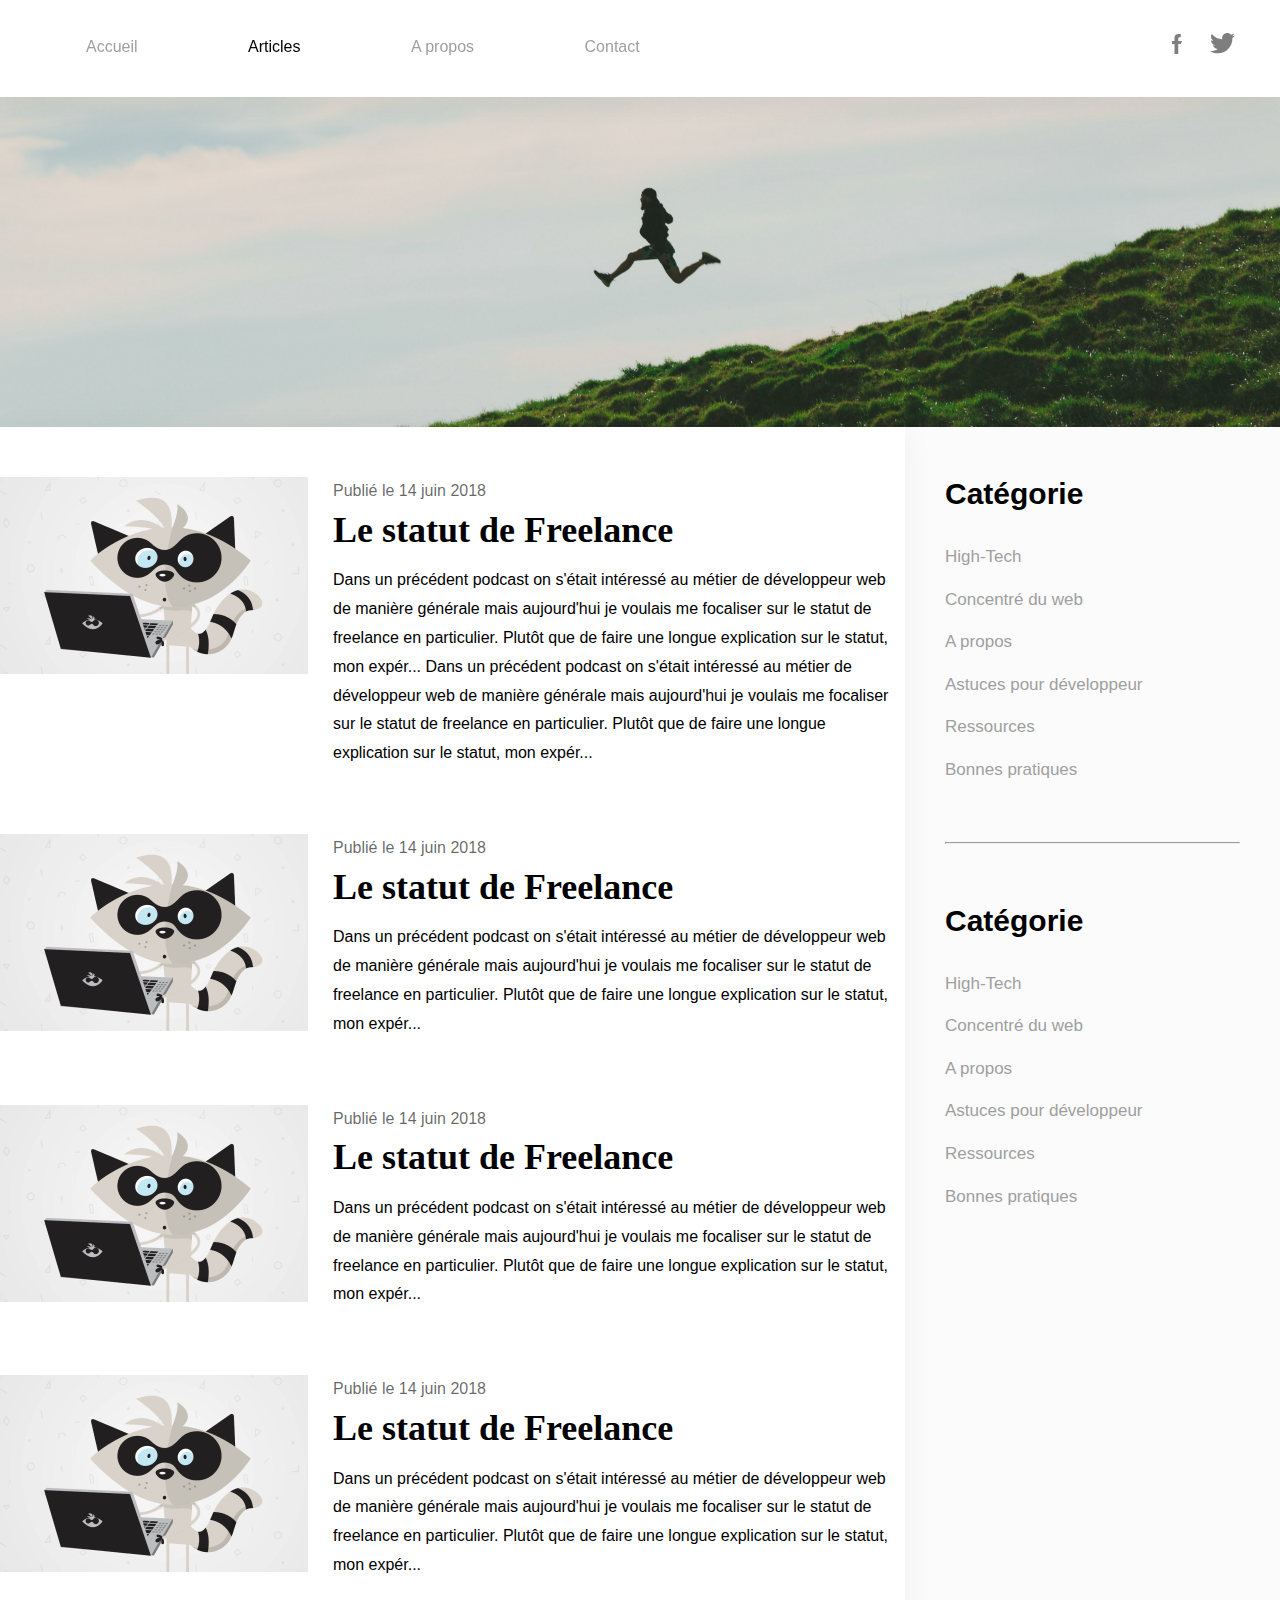
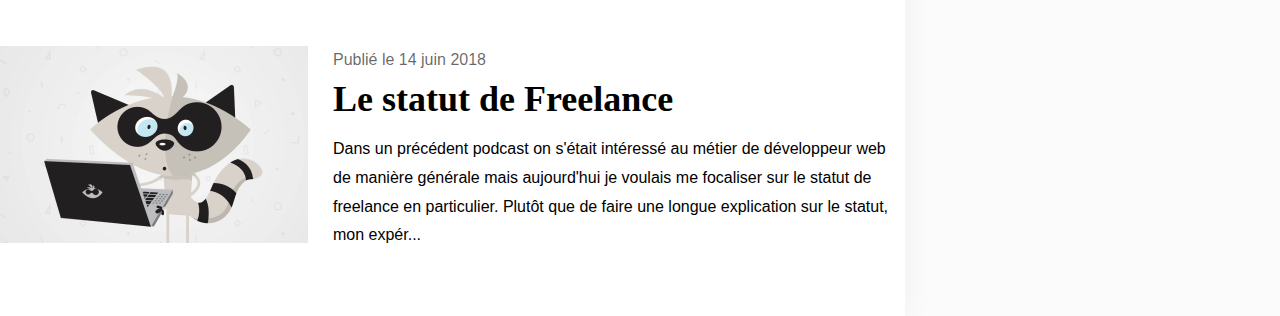
<file: index.html>
<!DOCTYPE html>
<html lang="fr">
<head>
    <meta charset="UTF-8">
    <meta name="viewport" content="width=device-width, initial-scale=1.0">
    <title>Blog de Alexis</title>
    <link rel="stylesheet" href="style.css">
</head>
<body>
    <header class="topbar">
        <nav>
            <a href="accueil.html">Accueil</a>
            <a href="articles.html" class="active">Articles</a>
            <a href="a-propos.html">A propos</a>
            <a href="contact.html">Contact</a>
        </nav>
        <div class="social">
            <a href="#" title="Facebook"><img src="img/Shape.svg" alt="Facebook"></a>
            <a href="#" title="Twitter"><img src="img/twitter.svg" alt="Twitter"></a>
        </div>
    </header>
    <div class="banner">
    </div>
    <div class="body">
        <main class="main">
            <div class="container">
                <div class="article">
                    <a href="article.html" class="article-img"><img src="img/img.png" alt="Article"></a>
                    <div class="article-date">Publié le 14 juin 2018</div>
                    <h2 class="article-title"><a href="article.html">Le statut de Freelance</a></h2>
                    <p>Dans un précédent podcast on s'était intéressé au métier de développeur web de manière générale mais aujourd'hui je voulais me focaliser sur le statut de freelance en particulier. Plutôt que de faire une longue explication sur le statut, mon expér...
                        Dans un précédent podcast on s'était intéressé au métier de développeur web de manière générale mais aujourd'hui je voulais me focaliser sur le statut de freelance en particulier. Plutôt que de faire une longue explication sur le statut, mon expér...
                    </p>
                </div>
                <div class="article">
                    <a href="article.html" class="article-img"><img src="img/img.png" alt="Article"></a>
                    <div class="article-date">Publié le 14 juin 2018</div>
                    <h2 class="article-title"><a href="article.html">Le statut de Freelance</a></h2>
                    <p>Dans un précédent podcast on s'était intéressé au métier de développeur web de manière générale mais aujourd'hui je voulais me focaliser sur le statut de freelance en particulier. Plutôt que de faire une longue explication sur le statut, mon expér...</p>
                </div>
                <div class="article">
                    <a href="article.html" class="article-img"><img src="img/img.png" alt="Article"></a>
                    <div class="article-date">Publié le 14 juin 2018</div>
                    <h2 class="article-title"><a href="article.html">Le statut de Freelance</a></h2>
                    <p>Dans un précédent podcast on s'était intéressé au métier de développeur web de manière générale mais aujourd'hui je voulais me focaliser sur le statut de freelance en particulier. Plutôt que de faire une longue explication sur le statut, mon expér...</p>
                </div>
                <div class="article">
                    <a href="article.html" class="article-img"><img src="img/img.png" alt="Article"></a>
                    <div class="article-date">Publié le 14 juin 2018</div>
                    <h2 class="article-title"><a href="article.html">Le statut de Freelance</a></h2>
                    <p>Dans un précédent podcast on s'était intéressé au métier de développeur web de manière générale mais aujourd'hui je voulais me focaliser sur le statut de freelance en particulier. Plutôt que de faire une longue explication sur le statut, mon expér...</p>
                </div>
                <div class="article">
                    <a href="article.html" class="article-img"><img src="img/img.png" alt="Article"></a>
                    <div class="article-date">Publié le 14 juin 2018</div>
                    <h2 class="article-title"><a href="article.html">Le statut de Freelance</a></h2>
                    <p>Dans un précédent podcast on s'était intéressé au métier de développeur web de manière générale mais aujourd'hui je voulais me focaliser sur le statut de freelance en particulier. Plutôt que de faire une longue explication sur le statut, mon expér...</p>
                </div>
            </div>
        </main>
        <aside class="sidebar">
            <h4 class="sidebar-title">Catégorie</h4>
            <ul>
                <li><a href="#">High-Tech</a></li>
                <li><a href="#">Concentré du web</a></li>
                <li><a href="#">A propos</a></li>
                <li><a href="#">Astuces pour développeur</a></li>
                <li><a href="#">Ressources</a></li>
                <li><a href="#">Bonnes pratiques</a></li>
            </ul>
            <hr>
            <h4 class="sidebar-title">Catégorie</h4>
            <ul>
                <li><a href="#">High-Tech</a></li>
                <li><a href="#">Concentré du web</a></li>
                <li><a href="#">A propos</a></li>
                <li><a href="#">Astuces pour développeur</a></li>
                <li><a href="#">Ressources</a></li>
                <li><a href="#">Bonnes pratiques</a></li>
            </ul>
        </aside>
    </div>
</body>
</html>
</file>
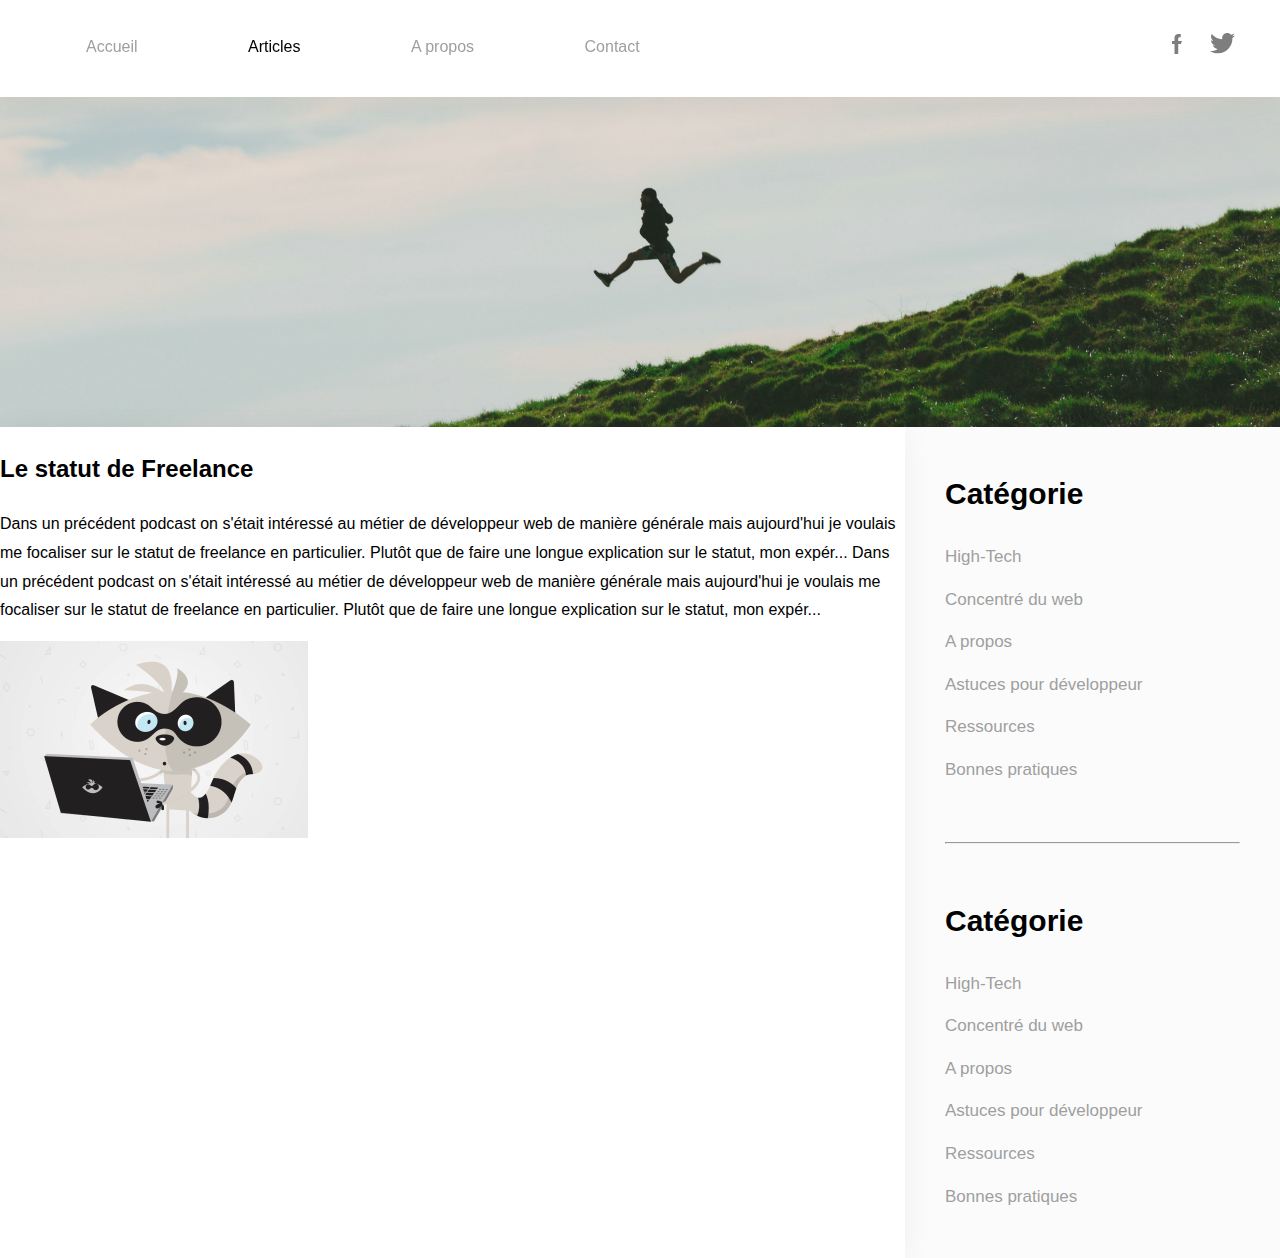
<file: article.html>
<!DOCTYPE html>
<html lang="fr">
<head>
    <meta charset="UTF-8">
    <meta name="viewport" content="width=device-width, initial-scale=1.0">
    <title>Blog de Alexis</title>
    <link rel="stylesheet" href="style.css">
</head>
<body>
    <header class="topbar">
        <nav>
            <a href="accueil.html">Accueil</a>
            <a href="articles.html" class="active">Articles</a>
            <a href="a-propos.html">A propos</a>
            <a href="contact.html">Contact</a>
        </nav>
        <div class="social">
            <a href="#" title="Facebook"><img src="img/Shape.svg" alt="Facebook"></a>
            <a href="#" title="Twitter"><img src="img/twitter.svg" alt="Twitter"></a>
        </div>
    </header>
    <div class="banner">
    </div>
    <div class="body">
        <main class="main">
            <div class="container">
                    <h2>Le statut de Freelance</h2>
                    <p>Dans un précédent podcast on s'était intéressé au métier de développeur web de manière générale mais aujourd'hui je voulais me focaliser sur le statut de freelance en particulier. Plutôt que de faire une longue explication sur le statut, mon expér...
                        Dans un précédent podcast on s'était intéressé au métier de développeur web de manière générale mais aujourd'hui je voulais me focaliser sur le statut de freelance en particulier. Plutôt que de faire une longue explication sur le statut, mon expér...
                    </p>
                    <div class="img-test">
                        <img src="img/img.png" alt="">
                    </div>
            </div>
            
        </main>
        <aside class="sidebar">
            <h4 class="sidebar-title">Catégorie</h4>
            <ul>
                <li><a href="#">High-Tech</a></li>
                <li><a href="#">Concentré du web</a></li>
                <li><a href="#">A propos</a></li>
                <li><a href="#">Astuces pour développeur</a></li>
                <li><a href="#">Ressources</a></li>
                <li><a href="#">Bonnes pratiques</a></li>
            </ul>
            <hr>
            <h4 class="sidebar-title">Catégorie</h4>
            <ul>
                <li><a href="#">High-Tech</a></li>
                <li><a href="#">Concentré du web</a></li>
                <li><a href="#">A propos</a></li>
                <li><a href="#">Astuces pour développeur</a></li>
                <li><a href="#">Ressources</a></li>
                <li><a href="#">Bonnes pratiques</a></li>
            </ul>
        </aside>
    </div>
</body>
</html>
</file>
<file: style.css>
* {
    box-sizing: border-box;
}

body, html {
    font-size: 16px;
    line-height: 1.8;
    color: rgba(0, 0, 0, 0,87);
    font-family: sans-serif, 'montserrat';
    margin: 0;
    font-weight: 500;
    background-color: #FBFBFB;
}

.topbar {
    background: #fff;
    position: fixed;
    top: 0;
    left: 0;
    right: 0;
    width: 100%;
    padding: 33px;
    z-index: 3;
    box-shadow: 0 4px 30px rgba(0, 0, 0, .05);
}

.topbar nav {
    float: left;
}

.topbar nav a {
    color: #9F9F9F;
    text-decoration: none;
    font-weight: 500;
    padding: 0 53px;
}

.topbar nav a:hover, .topbar nav a.active {
    color: black;
}

.topbar .social {
    float: right;
}

.social a {
    padding: 0 12px;
    opacity: 50%;
}

.social a:hover {
    opacity: 1;
}

.banner {
    height: 427px;
    /* background-image: url(img/image.png);
    background: no-repeat / center / cover; */
    background-image: url(img/image.png);
    background-repeat: no-repeat;
    background-size: cover;
    background-position: center;
}

.main {
    width: calc(100% - 375px);
    background-color: white;
    box-shadow: 0 4px 30px rgba(0, 0, 0, .05);
    position: relative;
    z-index: 2;
}

.sidebar {
    width: 375px;
    padding: 40px;
    font-size: 17px;
    position: relative;
    z-index: 1;
}
.sidebar ul {
    margin: 0;
    padding: 0;
    list-style-type: none;
}

.sidebar li {
    padding: 6px 0;
}

.sidebar a {
    color: #9F9F9F;
    text-decoration: none;
}

.sidebar a:hover {
    text-decoration: underline;
}

.sidebar-title {
    font-size: 30px;
    color: black;
    margin: 15px 0;
}

.sidebar-title:first-child {
    margin-top: 0px;
}

.sidebar hr {
    background-color: #C4C4C4;
    height: 0.5px;
    margin: 50px 0;
}

.container {
    max-width: 940px;
    margin: 0 auto;
}

.article {
    overflow: hidden;
    margin: 50px 0;
    position: relative;
    padding-left: 333px;
    min-height: 203px;
}

.article-img {
    width: 308px;
    margin-right: 25px;
    position: absolute;
    left: 0;
    top: 0;
}

.article-img img {
    width: 100%;
    height: auto;
}

.article-date {
    font-weight: 300;
    color: rgba(0, 0, 0, 0.6);
    margin-bottom: 5px;
}

.article-title {
    font-size: 2.25rem;
    line-height: 1.1;
    font-family: 'cardo', serif;
    margin: 0 0 15px 0;
}

.article-title a {
    color: inherit;
    text-decoration: none;
}

.article a:hover {
    text-decoration: underline;
}

.body {
    display: flex;
}

.img-test:hover {
    transform: scale(1.1);
}

@media screen and (max-width: 1100px) {
    body, html {
        background-color: white;
    }
    .body {
        display: block;
    }
    .main {
        width: 100%;
        padding: 25px;
    }
    .sidebar {
        text-align: center;
        width: 100%;
    }
}

@media screen and (max-width: 820px) {
    .topbar {
        position: absolute;
        padding: 10px
    }
    .topbar nav, .topbar .social {
        float: none;
        text-align: center;
    }
    .topbar nav {
        margin-bottom: 15px;
    }
    .topbar nav a {
        padding: 0 20px;
        white-space: nowrap;
    }
}

@media screen and (max-width: 740px) {
    .article-img {
        position: static;
    }
    .article {
        padding-left: 0;
    }
}
</file>
